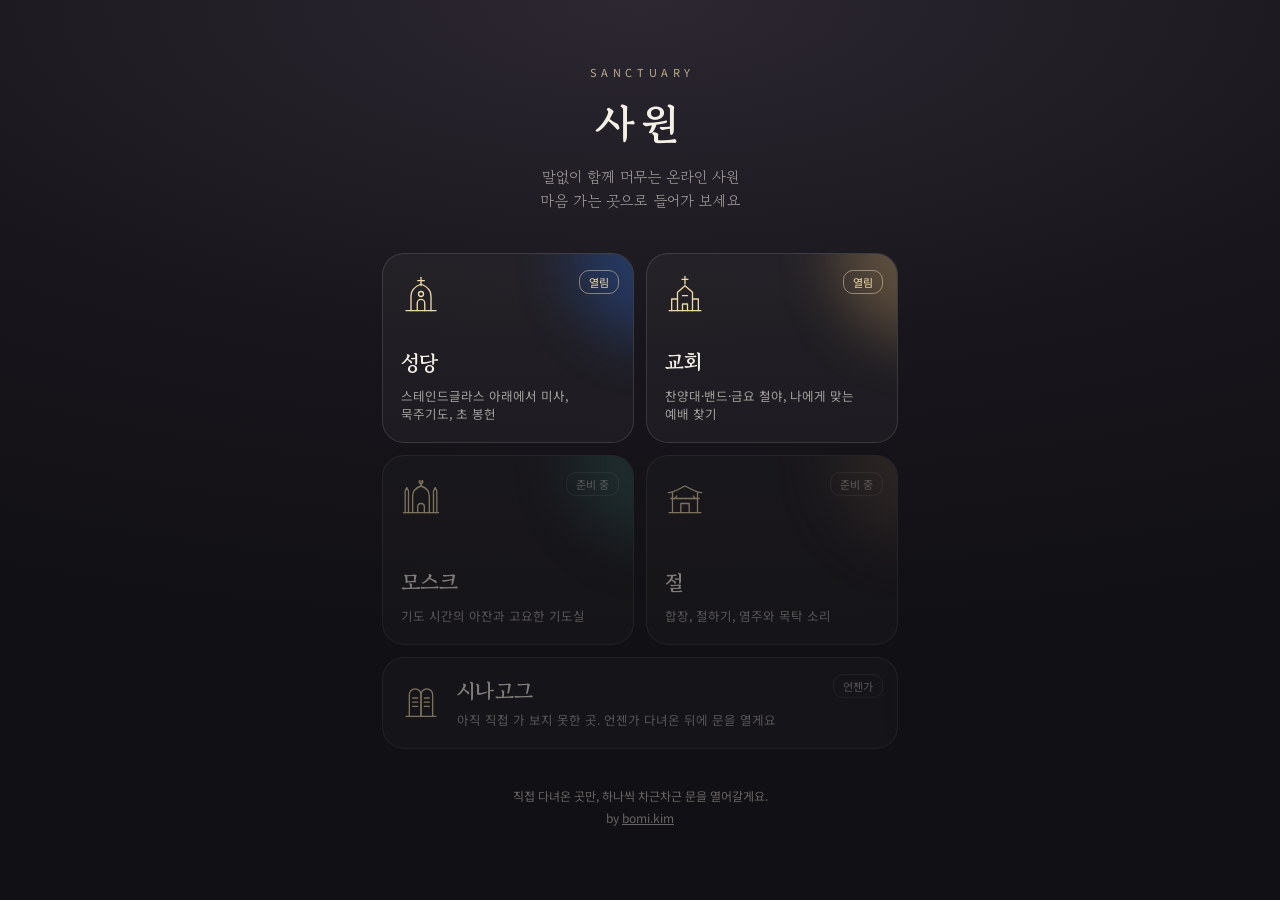
<file: index.html>
<!DOCTYPE html>
<html lang="ko">
<head>
<meta charset="utf-8">
<meta name="viewport" content="width=device-width, initial-scale=1, viewport-fit=cover">
<title>사원 · Sanctuary — 온라인 사원</title>
<meta name="description" content="말없이 함께 머무는 온라인 사원. 성당, 교회, 모스크, 절 중 마음 가는 곳으로.">
<meta name="theme-color" content="#17151b">
<link rel="preconnect" href="https://fonts.googleapis.com">
<link rel="preconnect" href="https://fonts.gstatic.com" crossorigin>
<link href="https://fonts.googleapis.com/css2?family=Gowun+Batang:wght@400;700&family=Noto+Sans+KR:wght@400;500;700&display=swap" rel="stylesheet">
<style>
:root{--gold:#ecd9a8;--text:#f5f0e6;--sub:rgba(245,240,230,.62);--line:rgba(255,255,255,.12)}
*{box-sizing:border-box;-webkit-tap-highlight-color:transparent}
html,body{margin:0;min-height:100%;color:var(--text);font-family:'Noto Sans KR',system-ui,sans-serif;
  background:radial-gradient(120% 70% at 50% 0%,#2c2731 0%,#18161c 55%,#111014 100%) fixed}
main{max-width:560px;margin:0 auto;padding:calc(env(safe-area-inset-top) + 64px) 22px calc(env(safe-area-inset-bottom) + 40px)}
header{text-align:center;margin-bottom:40px}
.en{font-size:11px;letter-spacing:.42em;color:var(--gold);opacity:.75;margin:0 0 12px .42em}
h1{margin:0;font-family:'Gowun Batang',serif;font-size:42px;letter-spacing:.14em;font-weight:700}
.sub{margin-top:12px;font-family:'Gowun Batang',serif;color:var(--sub);font-size:15px;line-height:1.6}
.grid{display:grid;grid-template-columns:1fr 1fr;gap:12px}
.card{position:relative;display:flex;flex-direction:column;align-items:flex-start;gap:10px;padding:20px 18px 18px;border-radius:22px;border:1px solid var(--line);
  background:rgba(255,255,255,.035);color:inherit;text-decoration:none;min-height:190px;overflow:hidden;transition:transform .25s,border-color .25s,background .25s}
.card svg{width:40px;height:40px;color:var(--gold)}
.card b{font-family:'Gowun Batang',serif;font-size:21px;font-weight:700;margin-top:auto}
.card small{font-size:12.5px;color:var(--sub);line-height:1.5;word-break:keep-all}
.card .glow{position:absolute;inset:-40% -40% auto auto;width:160px;height:160px;border-radius:50%;filter:blur(30px);opacity:.35}
a.card:hover,a.card:active{transform:translateY(-2px);border-color:rgba(236,217,168,.45);background:rgba(255,255,255,.06)}
.card.soon{opacity:.48;cursor:default}
.card.wide{grid-column:1/-1;flex-direction:row;align-items:center;gap:16px;min-height:0;padding:18px}
.card.wide b{margin:0}.card.wide svg{flex:0 0 auto}
.card .tag{position:absolute;top:16px;right:14px;font-size:11px;padding:3px 9px;border-radius:10px;border:1px solid var(--line);color:var(--sub)}
.card.open .tag{border-color:rgba(236,217,168,.5);color:var(--gold)}
footer{margin-top:36px;text-align:center;font-size:12px;color:rgba(245,240,230,.38);line-height:1.8}
footer a{color:inherit}
</style>
</head>
<body>
<main>
  <header>
    <div class="en">SANCTUARY</div>
    <h1>사원</h1>
    <div class="sub">말없이 함께 머무는 온라인 사원<br>마음 가는 곳으로 들어가 보세요</div>
  </header>
  <div class="grid">
    <a class="card open" href="cathedral/">
      <span class="glow" style="background:#2a64d0"></span><span class="tag">열림</span>
      <svg viewBox="0 0 48 48" fill="none" stroke="currentColor" stroke-width="1.6" stroke-linecap="round" stroke-linejoin="round"><path d="M24 4v10M20 8h8"/><path d="M12 44V26c0-7 5-11 12-14 7 3 12 7 12 14v18"/><path d="M6 44h36"/><path d="M19.5 44V35a4.5 4.5 0 0 1 9 0v9"/><circle cx="24" cy="24" r="3"/></svg>
      <b>성당</b><small>스테인드글라스 아래에서 미사, 묵주기도, 초 봉헌</small>
    </a>
    <a class="card open" href="church/">
      <span class="glow" style="background:#c9a36a"></span><span class="tag">열림</span>
      <svg viewBox="0 0 48 48" fill="none" stroke="currentColor" stroke-width="1.6" stroke-linecap="round" stroke-linejoin="round"><path d="M24 3v9M20.5 6.5h7"/><path d="M15 44V22l9-8 9 8v22"/><path d="M8 44V30h7M40 44V30h-7"/><path d="M5 44h38"/><path d="M21 44v-8h6v8"/><path d="M21 26h6"/></svg>
      <b>교회</b><small>찬양대·밴드·금요 철야, 나에게 맞는 예배 찾기</small>
    </a>
    <div class="card soon">
      <span class="glow" style="background:#3f9a86"></span><span class="tag">준비 중</span>
      <svg viewBox="0 0 48 48" fill="none" stroke="currentColor" stroke-width="1.6" stroke-linecap="round" stroke-linejoin="round"><path d="M14 44V24c0-6 4.5-10 10-12 5.5 2 10 6 10 12v20"/><path d="M24 12V6"/><path d="M22.5 5.5a2.2 2.2 0 1 0 3 0"/><path d="M5 44V18M5 18l2-4 2 4M9 44V18M39 44V18l2-4 2 4v26"/><path d="M3 44h42"/><path d="M20 44v-7a4 4 0 0 1 8 0v7"/></svg>
      <b>모스크</b><small>기도 시간의 아잔과 고요한 기도실</small>
    </div>
    <div class="card soon">
      <span class="glow" style="background:#8a6b4a"></span><span class="tag">준비 중</span>
      <svg viewBox="0 0 48 48" fill="none" stroke="currentColor" stroke-width="1.6" stroke-linecap="round" stroke-linejoin="round"><path d="M4 20c6 0 10-3 20-8 10 5 14 8 20 8"/><path d="M9 20v24M39 20v24"/><path d="M7 27h34"/><path d="M5 44h38"/><path d="M19 44V33h10v11"/><path d="M14 24l-2 3M34 24l2 3"/></svg>
      <b>절</b><small>합장, 절하기, 염주와 목탁 소리</small>
    </div>
    <div class="card soon wide">
      <span class="glow" style="background:#5d7fb8"></span><span class="tag">언젠가</span>
      <svg viewBox="0 0 48 48" fill="none" stroke="currentColor" stroke-width="1.6" stroke-linecap="round" stroke-linejoin="round"><path d="M10 40V14a7 7 0 0 1 14 0v26"/><path d="M24 40V14a7 7 0 0 1 14 0v26"/><path d="M6 40h36"/><path d="M14 18h6M14 23h6M14 28h6M28 18h6M28 23h6M28 28h6"/></svg>
      <div><b>시나고그</b><br><small>아직 직접 가 보지 못한 곳. 언젠가 다녀온 뒤에 문을 열게요</small></div>
    </div>
  </div>
  <footer>직접 다녀온 곳만, 하나씩 차근차근 문을 열어갈게요.<br>by <a href="https://bomi.kim">bomi.kim</a></footer>
</main>
</body>
</html>
</file>
